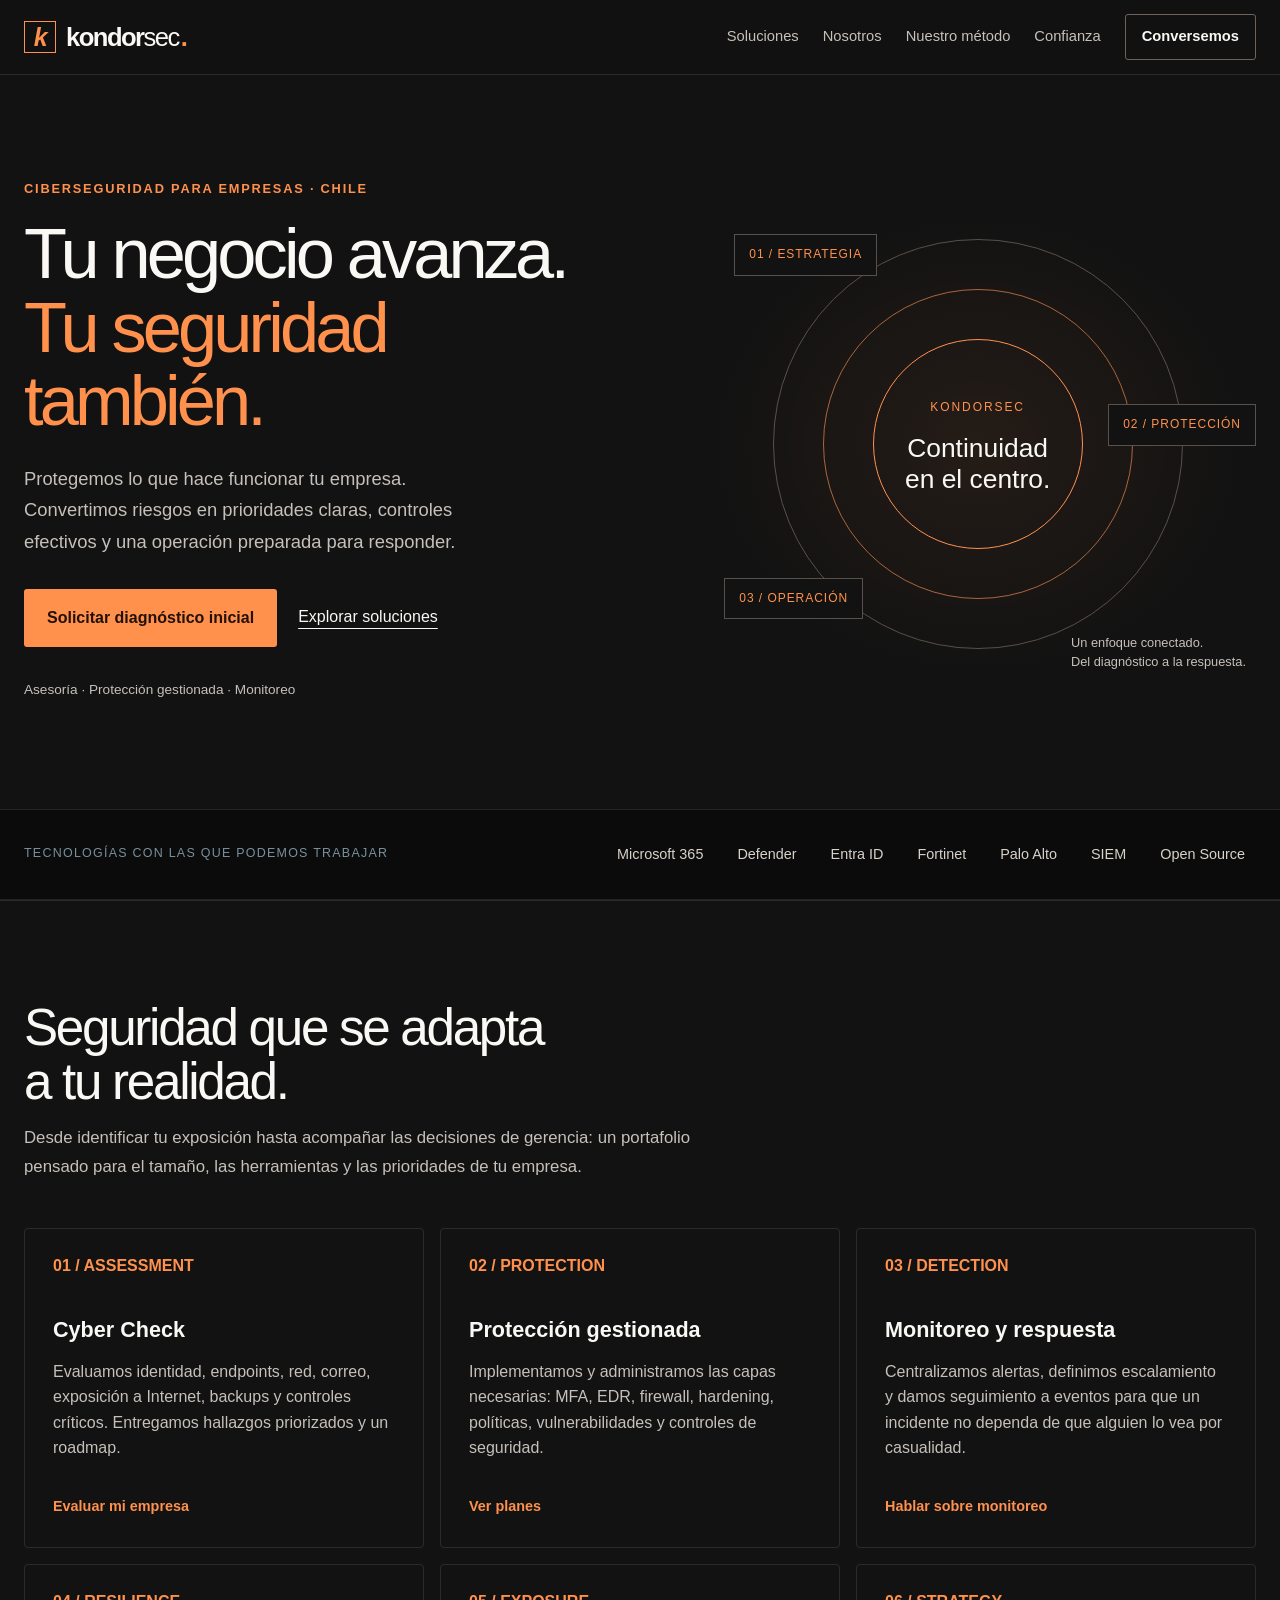
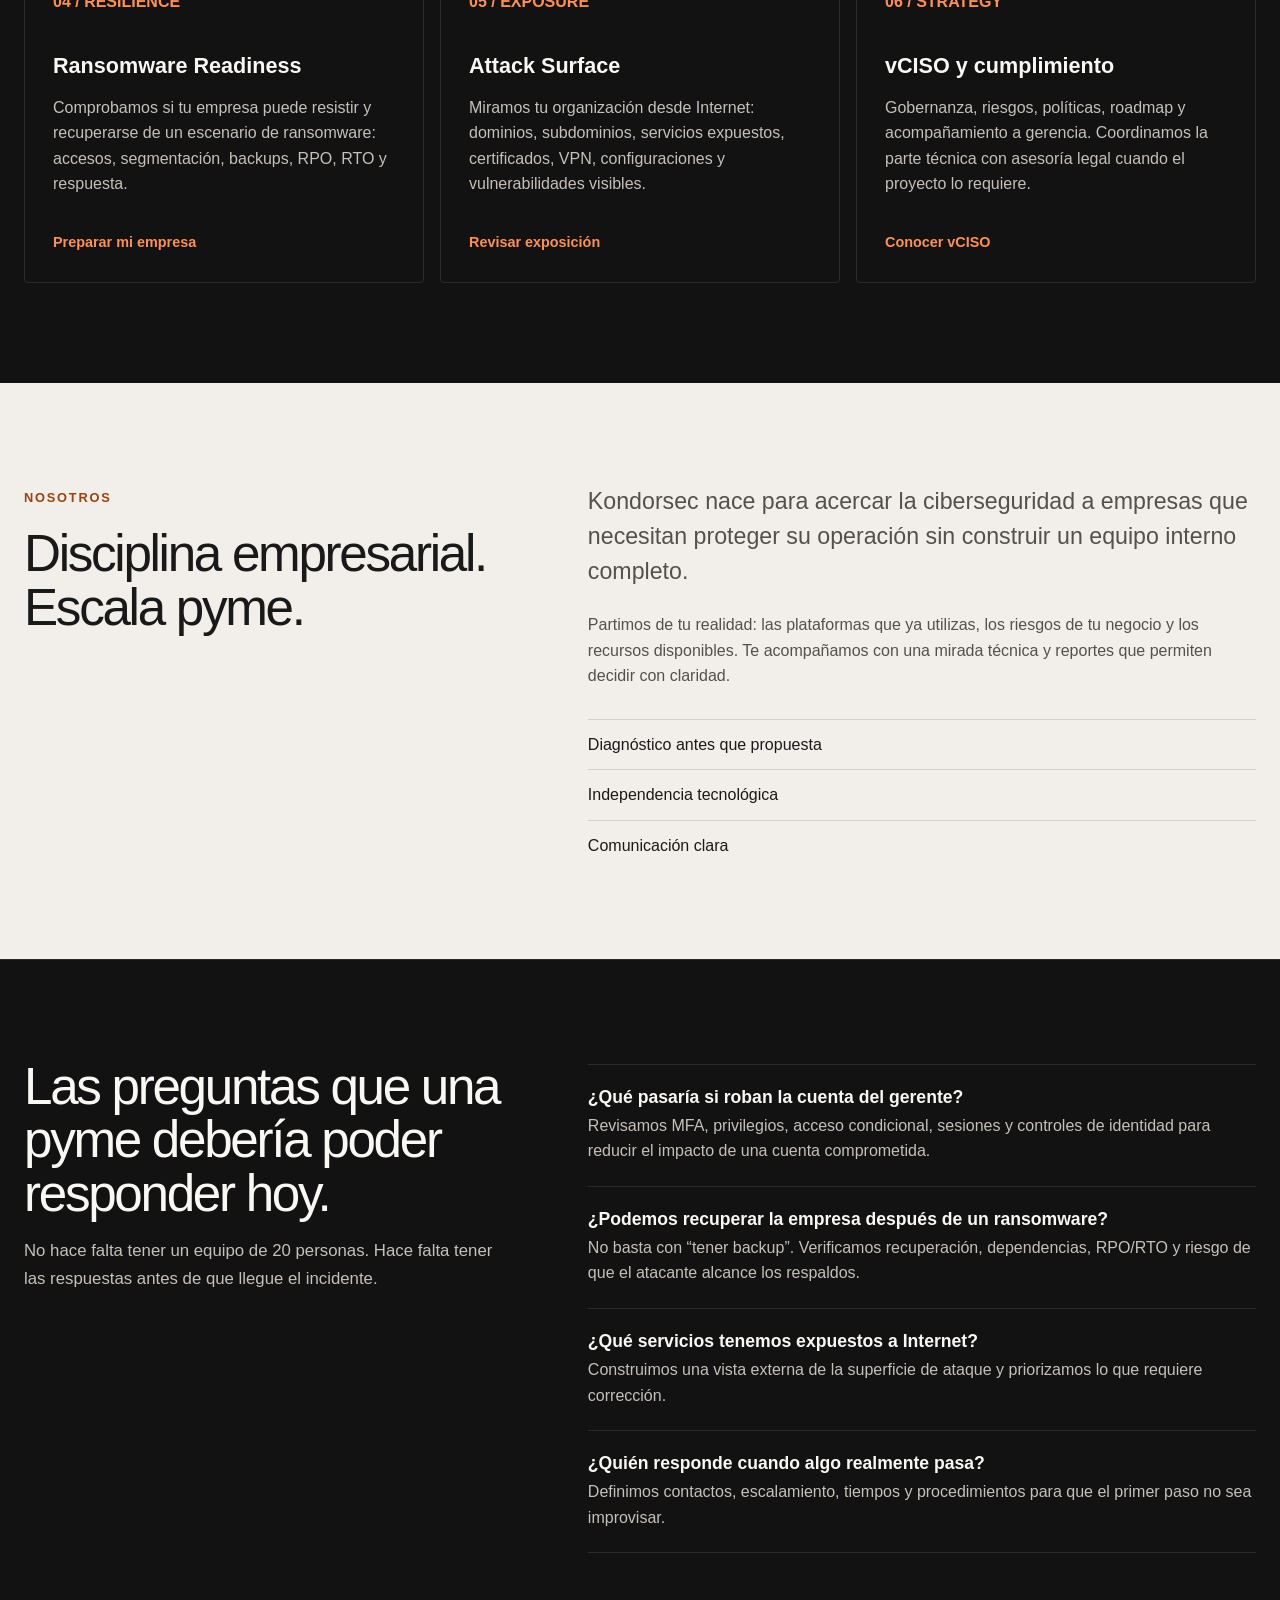
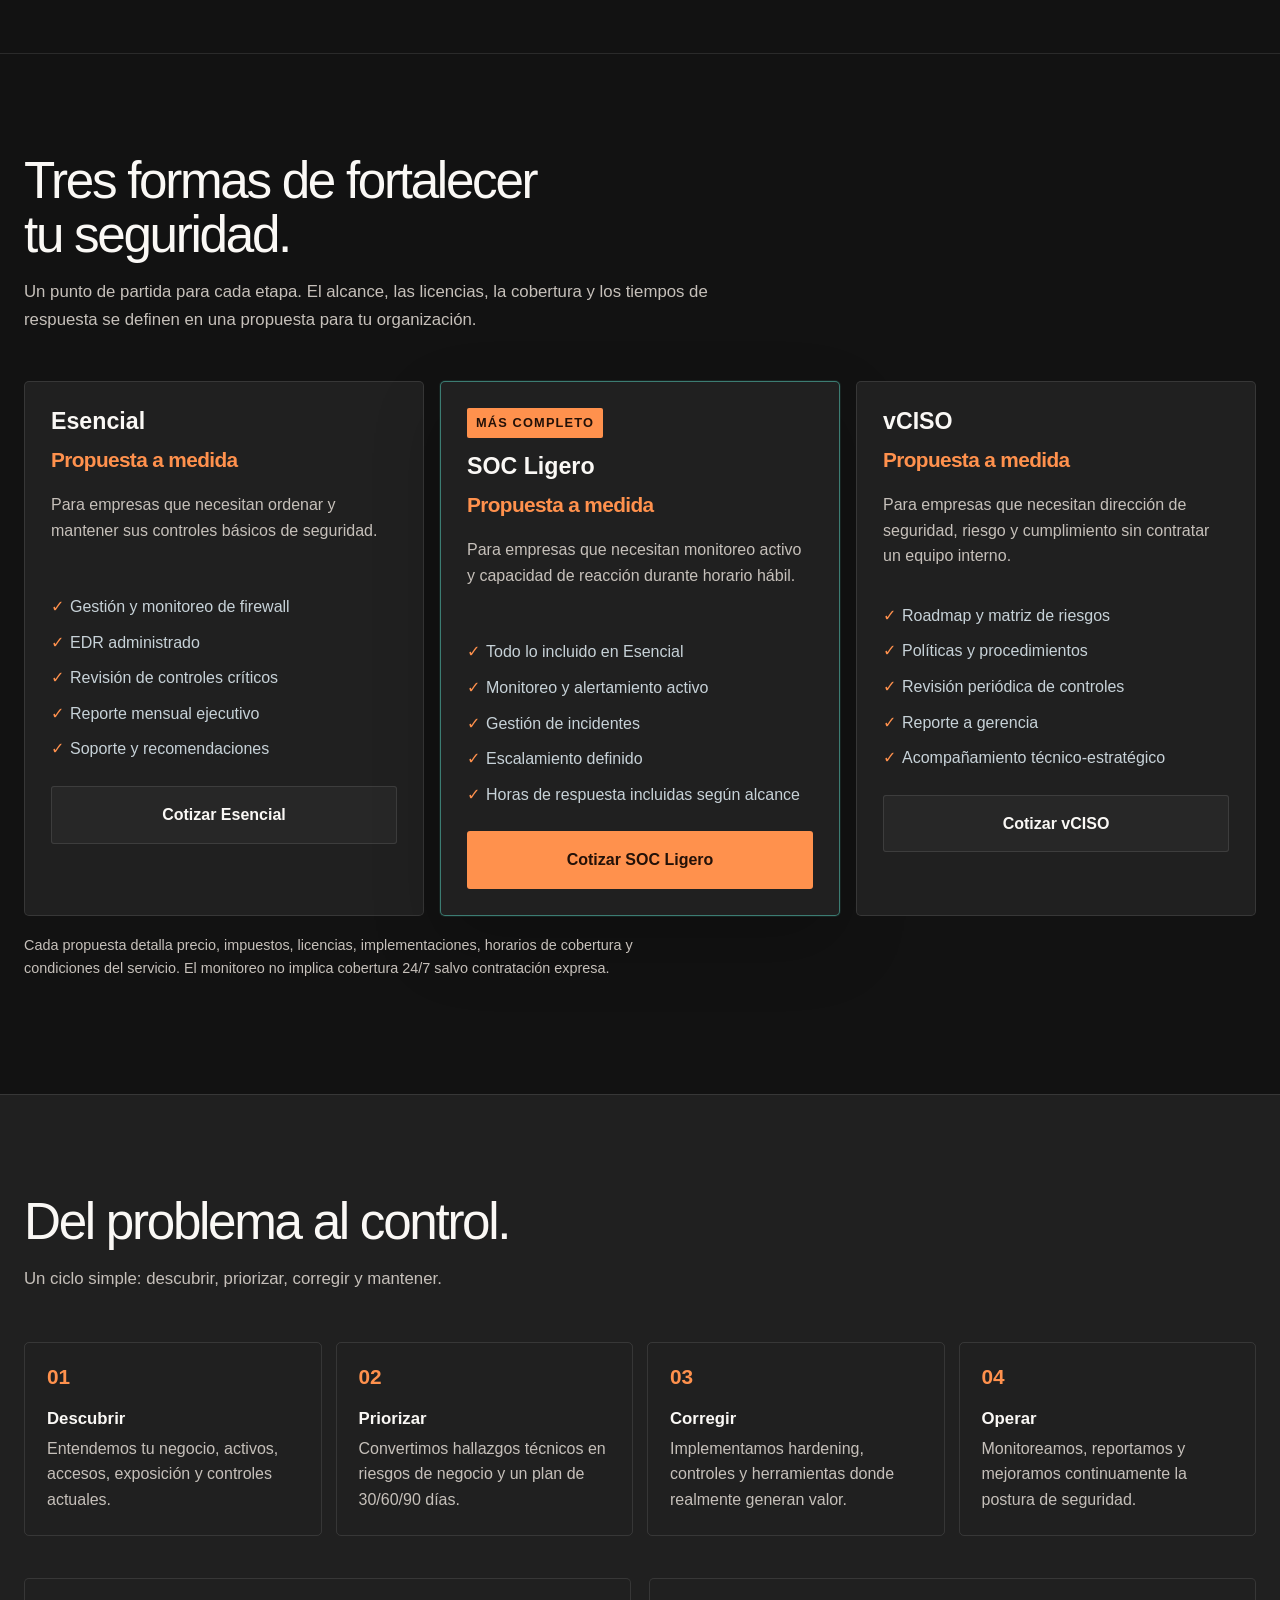
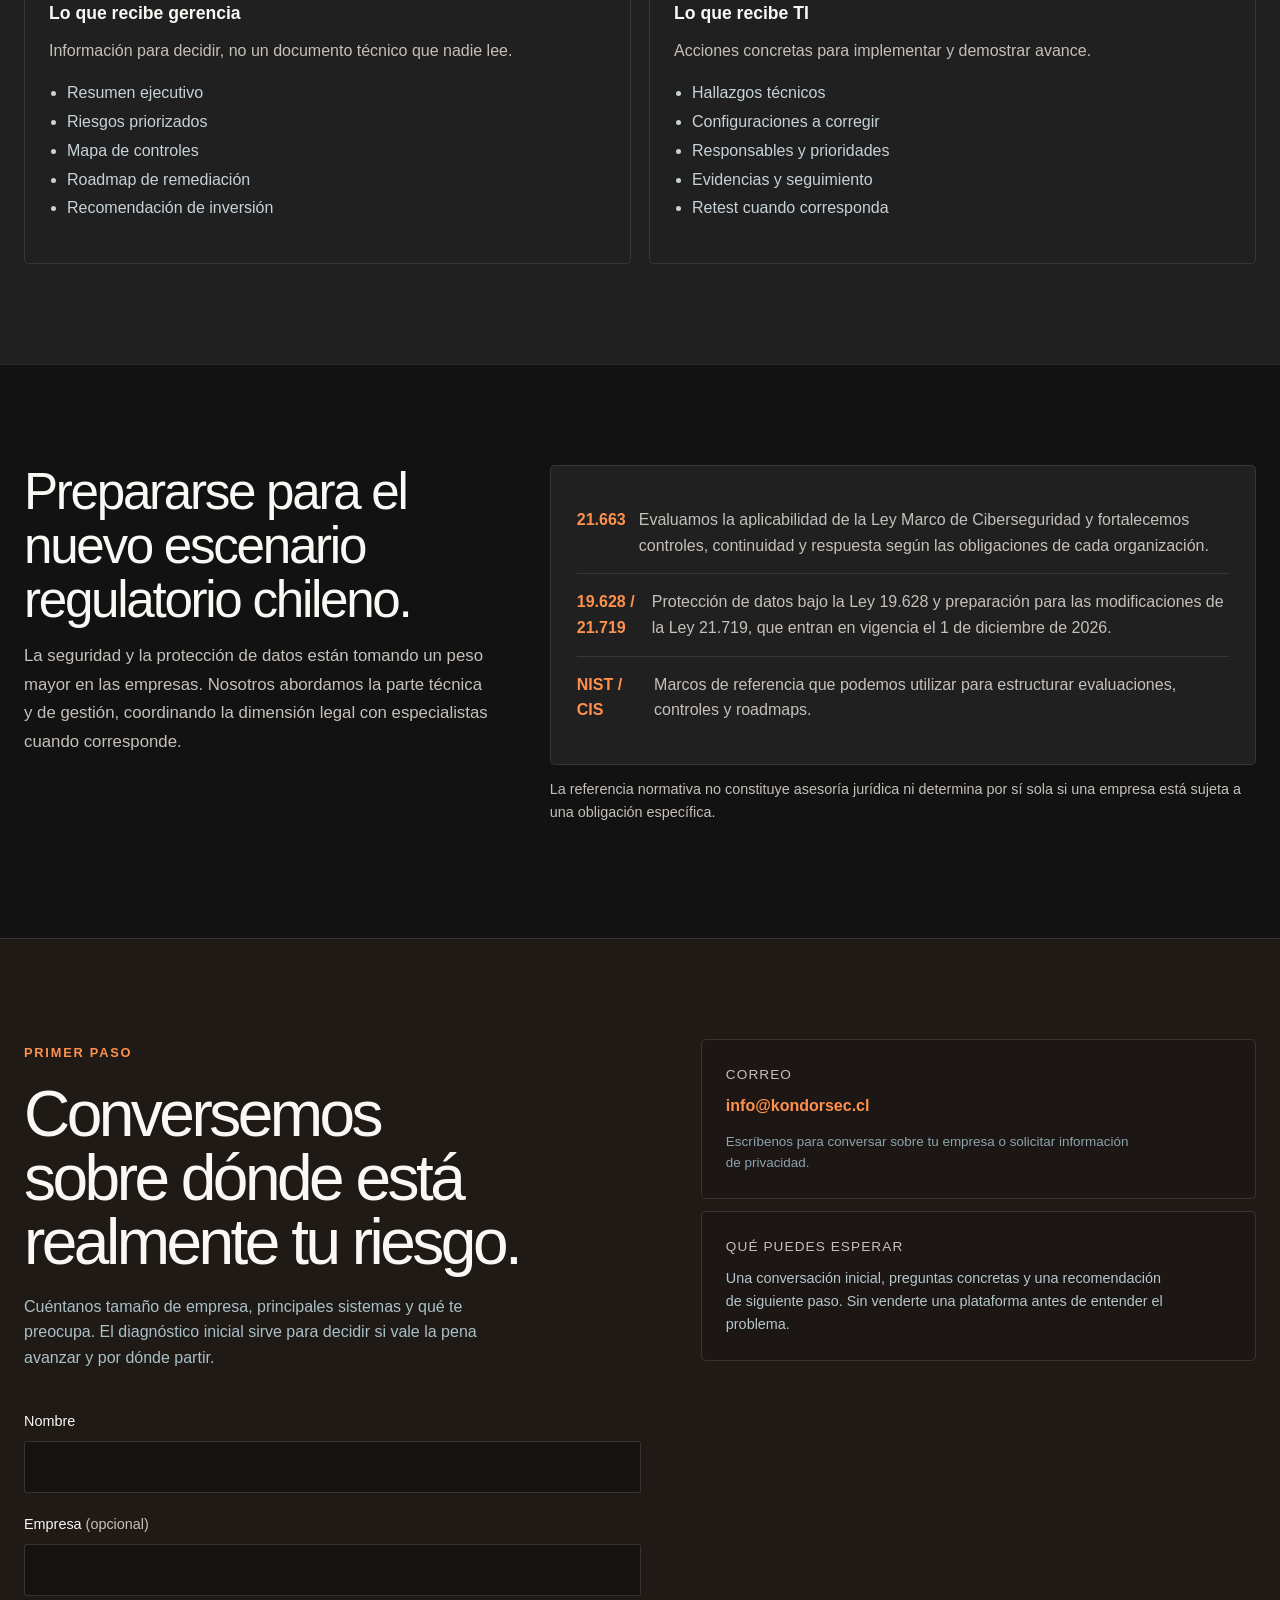
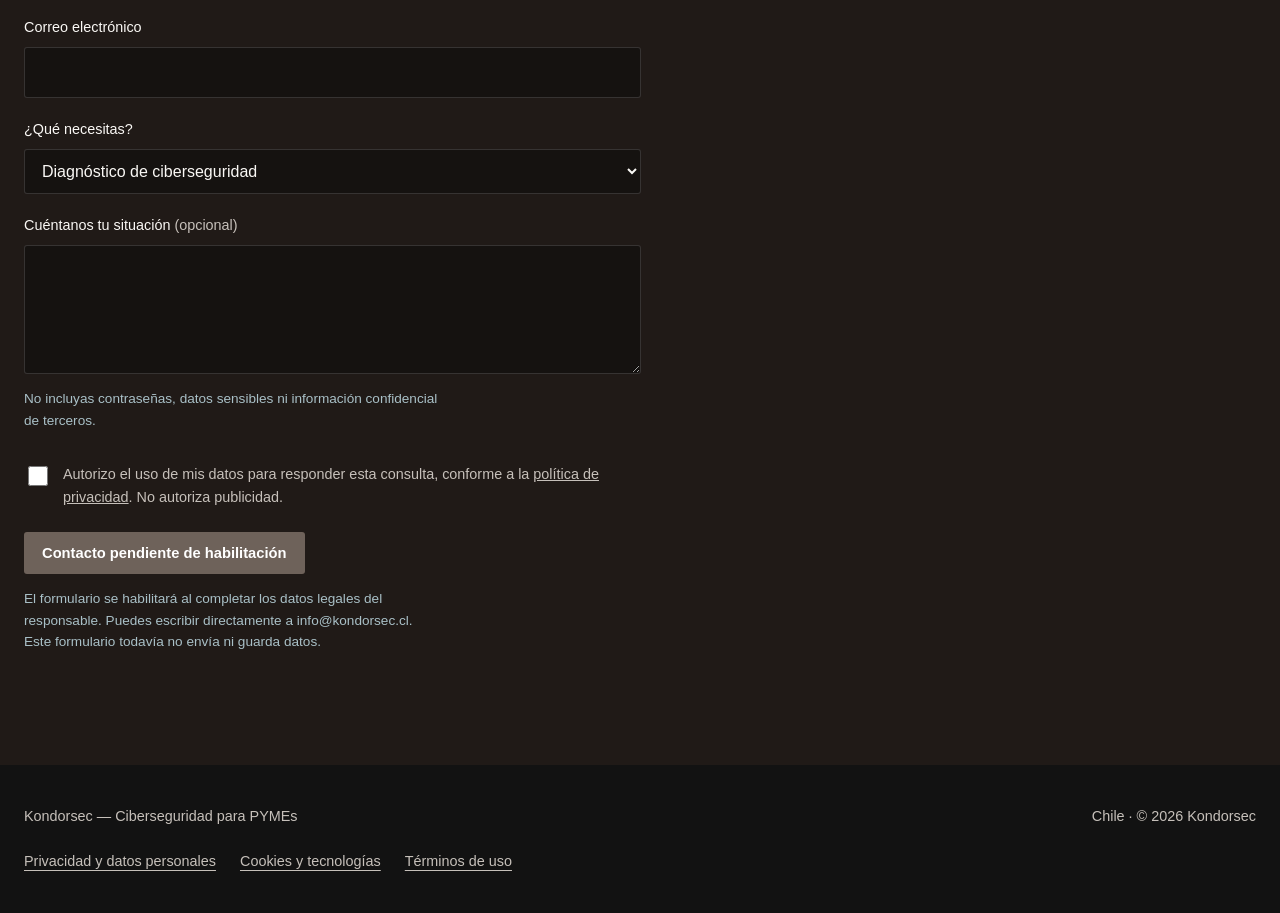
<file: index.html>
<!DOCTYPE html>
<html lang="es-CL">
<head>
<meta charset="UTF-8">
<meta name="viewport" content="width=device-width, initial-scale=1.0">
<meta name="description" content="Kondorsec — Ciberseguridad para pequeñas y medianas empresas en Chile. Diagnóstico, protección, monitoreo y vCISO sin el costo de un equipo interno.">
<title>Kondorsec | Ciberseguridad para empresas en Chile</title>
<meta name="theme-color" content="#121212">
<meta property="og:title" content="Kondorsec | Ciberseguridad para empresas">
<meta property="og:description" content="Asesoría, protección gestionada y monitoreo para pymes en Chile.">
<meta property="og:type" content="website">
<link rel="stylesheet" href="styles.css">
</head>
<body>
<a class="skip" href="#contenido">Saltar al contenido</a>
<header><div class="wrap header-row"><a class="logo" href="index.html" aria-label="Kondorsec, inicio"><span class="brand-mark" aria-hidden="true">k</span>kondor<span>sec</span><i>.</i></a><button class="menu-toggle" type="button" aria-expanded="false" aria-controls="nav">Menú</button><nav id="nav"><a href="#servicios">Soluciones</a><a href="#nosotros">Nosotros</a><a href="#metodo">Nuestro método</a><a href="#confianza">Confianza</a><a class="nav-cta" href="#contacto">Conversemos</a></nav></div></header>
<main id="contenido">
<section class="hero"><div class="wrap hero-grid"><div><div class="eyebrow">CIBERSEGURIDAD PARA EMPRESAS · CHILE</div><h1>Tu negocio avanza.<br><span>Tu seguridad<br>también.</span></h1><p class="lede">Protegemos lo que hace funcionar tu empresa. Convertimos riesgos en prioridades claras, controles efectivos y una operación preparada para responder.</p><div class="actions"><a class="btn btn-primary" href="#contacto">Solicitar diagnóstico inicial</a><a class="text-link" href="#servicios">Explorar soluciones</a></div><p class="hero-note">Asesoría · Protección gestionada · Monitoreo</p></div><div class="hero-visual" aria-label="Nuestro enfoque conecta estrategia, protección y operación"><div class="orbit orbit-one"></div><div class="orbit orbit-two"></div><div class="orbit orbit-three"></div><div class="core"><span>KONDORSEC</span><strong>Continuidad<br>en el centro.</strong></div><div class="orbit-label label-one">01 / ESTRATEGIA</div><div class="orbit-label label-two">02 / PROTECCIÓN</div><div class="orbit-label label-three">03 / OPERACIÓN</div><p class="visual-caption">Un enfoque conectado.<br>Del diagnóstico a la respuesta.</p></div></div></section>
<div class="trust"><div class="wrap trust-row"><div class="trust-kicker">Tecnologías con las que podemos trabajar</div><div class="techs"><span class="tech">Microsoft 365</span><span class="tech">Defender</span><span class="tech">Entra ID</span><span class="tech">Fortinet</span><span class="tech">Palo Alto</span><span class="tech">SIEM</span><span class="tech">Open Source</span></div></div></div>

<section id="servicios">
  <div class="wrap">
    <div class="section-head"><h2>Seguridad que se adapta<br>a tu realidad.</h2><p>Desde identificar tu exposición hasta acompañar las decisiones de gerencia: un portafolio pensado para el tamaño, las herramientas y las prioridades de tu empresa.</p></div>
    <div class="services-grid">
      <article class="svc"><div class="num">01 / ASSESSMENT</div><h3>Cyber Check</h3><p>Evaluamos identidad, endpoints, red, correo, exposición a Internet, backups y controles críticos. Entregamos hallazgos priorizados y un roadmap.</p><a href="#contacto">Evaluar mi empresa</a></article>
      <article class="svc"><div class="num">02 / PROTECTION</div><h3>Protección gestionada</h3><p>Implementamos y administramos las capas necesarias: MFA, EDR, firewall, hardening, políticas, vulnerabilidades y controles de seguridad.</p><a href="#planes">Ver planes</a></article>
      <article class="svc"><div class="num">03 / DETECTION</div><h3>Monitoreo y respuesta</h3><p>Centralizamos alertas, definimos escalamiento y damos seguimiento a eventos para que un incidente no dependa de que alguien lo vea por casualidad.</p><a href="#contacto">Hablar sobre monitoreo</a></article>
      <article class="svc"><div class="num">04 / RESILIENCE</div><h3>Ransomware Readiness</h3><p>Comprobamos si tu empresa puede resistir y recuperarse de un escenario de ransomware: accesos, segmentación, backups, RPO, RTO y respuesta.</p><a href="#contacto">Preparar mi empresa</a></article>
      <article class="svc"><div class="num">05 / EXPOSURE</div><h3>Attack Surface</h3><p>Miramos tu organización desde Internet: dominios, subdominios, servicios expuestos, certificados, VPN, configuraciones y vulnerabilidades visibles.</p><a href="#contacto">Revisar exposición</a></article>
      <article class="svc"><div class="num">06 / STRATEGY</div><h3>vCISO y cumplimiento</h3><p>Gobernanza, riesgos, políticas, roadmap y acompañamiento a gerencia. Coordinamos la parte técnica con asesoría legal cuando el proyecto lo requiere.</p><a href="#contacto">Conocer vCISO</a></article>
    </div>
  </div>
</section>

<section id="nosotros" class="about"><div class="wrap problem-grid"><div class="section-head"><div class="eyebrow">NOSOTROS</div><h2>Disciplina empresarial.<br>Escala pyme.</h2></div><div><p class="about-lede">Kondorsec nace para acercar la ciberseguridad a empresas que necesitan proteger su operación sin construir un equipo interno completo.</p><p>Partimos de tu realidad: las plataformas que ya utilizas, los riesgos de tu negocio y los recursos disponibles. Te acompañamos con una mirada técnica y reportes que permiten decidir con claridad.</p><div class="principles"><span>Diagnóstico antes que propuesta</span><span>Independencia tecnológica</span><span>Comunicación clara</span></div></div></div></section><section class="problem">
  <div class="wrap problem-grid">
    <div class="section-head"><h2>Las preguntas que una pyme debería poder responder hoy.</h2><p>No hace falta tener un equipo de 20 personas. Hace falta tener las respuestas antes de que llegue el incidente.</p></div>
    <div class="problem-list">
      <div class="problem-item"><h3>¿Qué pasaría si roban la cuenta del gerente?</h3><p>Revisamos MFA, privilegios, acceso condicional, sesiones y controles de identidad para reducir el impacto de una cuenta comprometida.</p></div>
      <div class="problem-item"><h3>¿Podemos recuperar la empresa después de un ransomware?</h3><p>No basta con “tener backup”. Verificamos recuperación, dependencias, RPO/RTO y riesgo de que el atacante alcance los respaldos.</p></div>
      <div class="problem-item"><h3>¿Qué servicios tenemos expuestos a Internet?</h3><p>Construimos una vista externa de la superficie de ataque y priorizamos lo que requiere corrección.</p></div>
      <div class="problem-item"><h3>¿Quién responde cuando algo realmente pasa?</h3><p>Definimos contactos, escalamiento, tiempos y procedimientos para que el primer paso no sea improvisar.</p></div>
    </div>
  </div>
</section>

<section id="planes">
  <div class="wrap">
    <div class="section-head"><h2>Tres formas de fortalecer<br>tu seguridad.</h2><p>Un punto de partida para cada etapa. El alcance, las licencias, la cobertura y los tiempos de respuesta se definen en una propuesta para tu organización.</p></div>
    <div class="pricing-grid">
      <article class="plan"><h3>Esencial</h3><div class="price">Propuesta a medida</div><p class="desc">Para empresas que necesitan ordenar y mantener sus controles básicos de seguridad.</p><ul class="features"><li>Gestión y monitoreo de firewall</li><li>EDR administrado</li><li>Revisión de controles críticos</li><li>Reporte mensual ejecutivo</li><li>Soporte y recomendaciones</li></ul><a class="btn btn-secondary" href="#contacto">Cotizar Esencial</a></article>
      <article class="plan featured"><span class="tag">Más completo</span><h3>SOC Ligero</h3><div class="price">Propuesta a medida</div><p class="desc">Para empresas que necesitan monitoreo activo y capacidad de reacción durante horario hábil.</p><ul class="features"><li>Todo lo incluido en Esencial</li><li>Monitoreo y alertamiento activo</li><li>Gestión de incidentes</li><li>Escalamiento definido</li><li>Horas de respuesta incluidas según alcance</li></ul><a class="btn btn-primary" href="#contacto">Cotizar SOC Ligero</a></article>
      <article class="plan"><h3>vCISO</h3><div class="price">Propuesta a medida</div><p class="desc">Para empresas que necesitan dirección de seguridad, riesgo y cumplimiento sin contratar un equipo interno.</p><ul class="features"><li>Roadmap y matriz de riesgos</li><li>Políticas y procedimientos</li><li>Revisión periódica de controles</li><li>Reporte a gerencia</li><li>Acompañamiento técnico-estratégico</li></ul><a class="btn btn-secondary" href="#contacto">Cotizar vCISO</a></article>
    </div>
    <p class="pricing-note">Cada propuesta detalla precio, impuestos, licencias, implementaciones, horarios de cobertura y condiciones del servicio. El monitoreo no implica cobertura 24/7 salvo contratación expresa.</p>
  </div>
</section>

<section id="metodo" class="process">
  <div class="wrap">
    <div class="section-head"><h2>Del problema al control.</h2><p>Un ciclo simple: descubrir, priorizar, corregir y mantener.</p></div>
    <div class="steps">
      <div class="step"><div class="n">01</div><h3>Descubrir</h3><p>Entendemos tu negocio, activos, accesos, exposición y controles actuales.</p></div>
      <div class="step"><div class="n">02</div><h3>Priorizar</h3><p>Convertimos hallazgos técnicos en riesgos de negocio y un plan de 30/60/90 días.</p></div>
      <div class="step"><div class="n">03</div><h3>Corregir</h3><p>Implementamos hardening, controles y herramientas donde realmente generan valor.</p></div>
      <div class="step"><div class="n">04</div><h3>Operar</h3><p>Monitoreamos, reportamos y mejoramos continuamente la postura de seguridad.</p></div>
    </div>
    <div class="deliverables">
      <div class="deliver"><h3>Lo que recibe gerencia</h3><p>Información para decidir, no un documento técnico que nadie lee.</p><ul><li>Resumen ejecutivo</li><li>Riesgos priorizados</li><li>Mapa de controles</li><li>Roadmap de remediación</li><li>Recomendación de inversión</li></ul></div>
      <div class="deliver"><h3>Lo que recibe TI</h3><p>Acciones concretas para implementar y demostrar avance.</p><ul><li>Hallazgos técnicos</li><li>Configuraciones a corregir</li><li>Responsables y prioridades</li><li>Evidencias y seguimiento</li><li>Retest cuando corresponda</li></ul></div>
    </div>
  </div>
</section>

<section id="confianza">
  <div class="wrap reg">
    <div class="section-head"><h2>Prepararse para el nuevo escenario regulatorio chileno.</h2><p>La seguridad y la protección de datos están tomando un peso mayor en las empresas. Nosotros abordamos la parte técnica y de gestión, coordinando la dimensión legal con especialistas cuando corresponde.</p></div>
    <div>
      <div class="reg-card">
        <div><span class="badge">21.663</span><p>Evaluamos la aplicabilidad de la Ley Marco de Ciberseguridad y fortalecemos controles, continuidad y respuesta según las obligaciones de cada organización.</p></div>
        <div><span class="badge">19.628 / 21.719</span><p>Protección de datos bajo la Ley 19.628 y preparación para las modificaciones de la Ley 21.719, que entran en vigencia el 1 de diciembre de 2026.</p></div>
        <div><span class="badge">NIST / CIS</span><p>Marcos de referencia que podemos utilizar para estructurar evaluaciones, controles y roadmaps.</p></div>
      </div>
      <p class="legal-note">La referencia normativa no constituye asesoría jurídica ni determina por sí sola si una empresa está sujeta a una obligación específica.</p>
    </div>
  </div>
</section>

<section class="cta" id="contacto">
  <div class="wrap cta-grid">
    <div>
      <div class="eyebrow">Primer paso</div>
      <h2>Conversemos sobre dónde está realmente tu riesgo.</h2>
      <p style="margin-top:20px">Cuéntanos tamaño de empresa, principales sistemas y qué te preocupa. El diagnóstico inicial sirve para decidir si vale la pena avanzar y por dónde partir.</p>
      <form class="form" id="contact-form"><label for="nombre">Nombre</label><input id="nombre" name="nombre" autocomplete="name" maxlength="100" required><label for="empresa">Empresa <span>(opcional)</span></label><input id="empresa" name="empresa" autocomplete="organization" maxlength="150"><label for="email">Correo electrónico</label><input id="email" type="email" name="email" autocomplete="email" maxlength="254" required><label for="interes">¿Qué necesitas?</label><select id="interes" name="interes"><option>Diagnóstico de ciberseguridad</option><option>Protección gestionada</option><option>Monitoreo y respuesta</option><option>vCISO y cumplimiento</option></select><label for="mensaje">Cuéntanos tu situación <span>(opcional)</span></label><textarea id="mensaje" name="mensaje" rows="4" maxlength="2000" aria-describedby="data-warning"></textarea><p class="form-note" id="data-warning">No incluyas contraseñas, datos sensibles ni información confidencial de terceros.</p><label class="consent"><input type="checkbox" name="consentimiento" required><span>Autorizo el uso de mis datos para responder esta consulta, conforme a la <a href="privacidad.html">política de privacidad</a>. No autoriza publicidad.</span></label><button type="submit" disabled id="contact-submit">Contacto pendiente de habilitación</button><p class="form-note" id="form-status" role="status">El formulario se habilitará al completar los datos legales del responsable. Puedes escribir directamente a info@kondorsec.cl. Este formulario todavía no envía ni guarda datos.</p></form>
    </div>
    <div>
      <div class="direct"><div class="mini">Correo</div><a href="mailto:info@kondorsec.cl">info@kondorsec.cl</a><p style="margin:12px 0 0;color:#8da4ad;font-size:.84rem">Escríbenos para conversar sobre tu empresa o solicitar información de privacidad.</p></div>
      <div class="direct"><div class="mini">Qué puedes esperar</div><p style="margin:10px 0 0;color:#b5c7cc;font-size:.9rem">Una conversación inicial, preguntas concretas y una recomendación de siguiente paso. Sin venderte una plataforma antes de entender el problema.</p></div>
    </div>
  </div>
</section>
</main>
<footer><div class="wrap foot"><span>Kondorsec — Ciberseguridad para PYMEs</span><span>Chile · © 2026 Kondorsec</span></div><div class="wrap footer-links"><a href="privacidad.html">Privacidad y datos personales</a><a href="cookies.html">Cookies y tecnologías</a><a href="terminos.html">Términos de uso</a></div></footer>
<script src="site.js" defer></script>
</body>
</html>
</file>
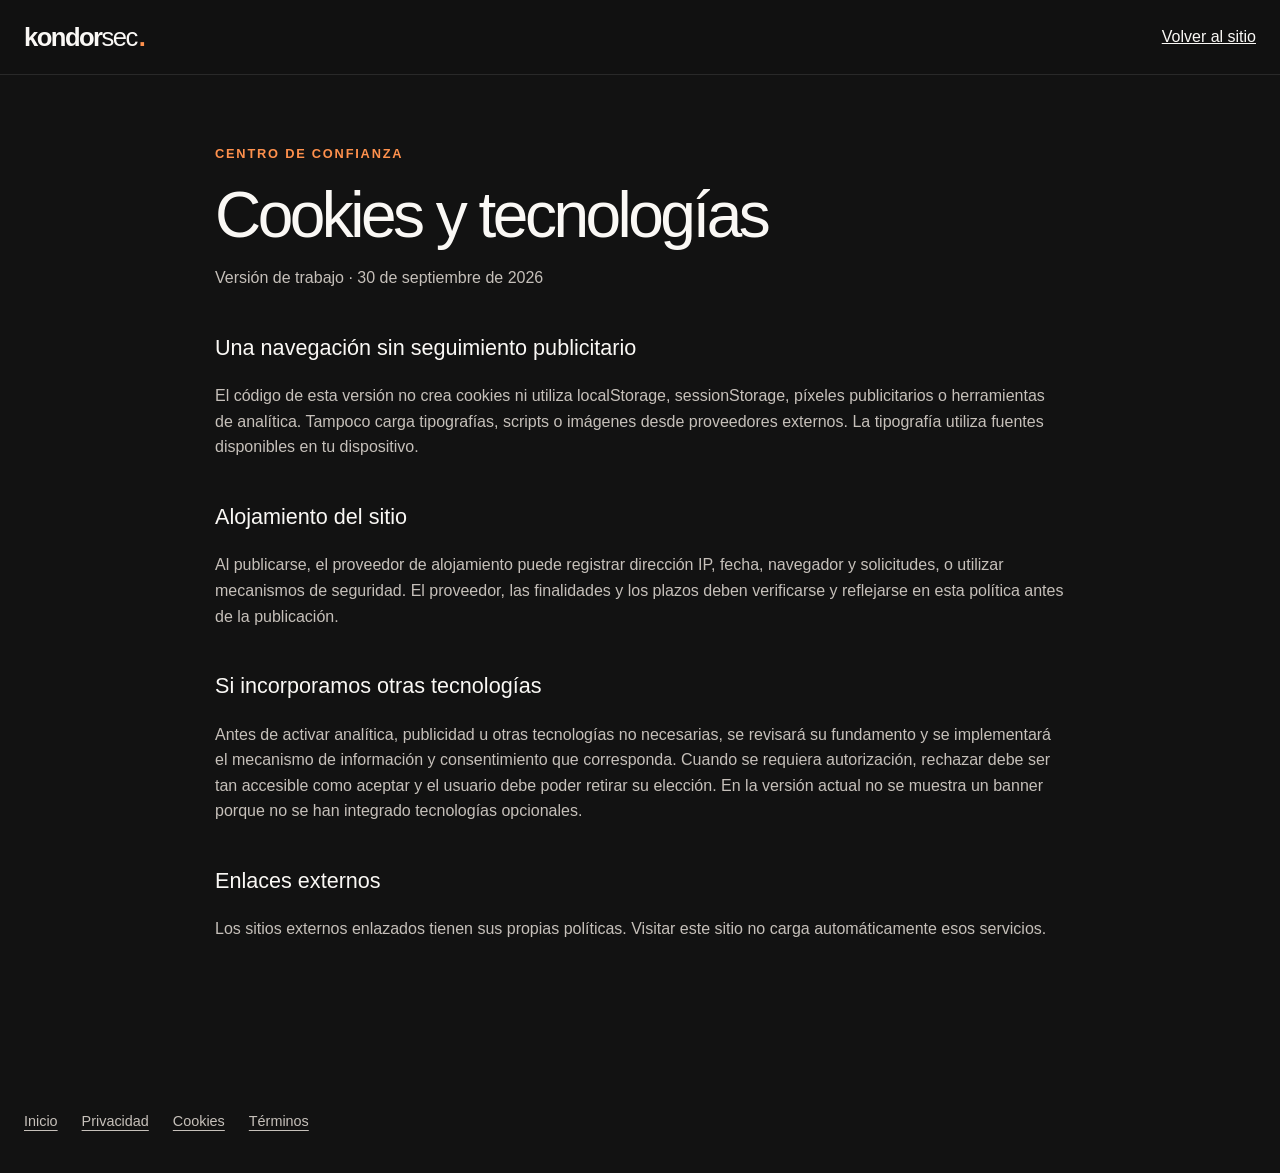
<file: cookies.html>
<!doctype html><html lang="es-CL"><head><meta charset="utf-8"><meta name="viewport" content="width=device-width,initial-scale=1"><meta name="robots" content="noindex"><title>Cookies y tecnologías | Kondorsec</title><link rel="stylesheet" href="styles.css"></head><body><a class="skip" href="#contenido">Saltar al contenido</a><header><div class="wrap header-row"><a class="logo" href="index.html">kondor<span>sec</span><i>.</i></a><a href="index.html#confianza">Volver al sitio</a></div></header><main class="wrap legal-main" id="contenido"><div class="eyebrow">CENTRO DE CONFIANZA</div><h1>Cookies y tecnologías</h1><p>Versión de trabajo · 30 de septiembre de 2026</p><h2>Una navegación sin seguimiento publicitario</h2><p>El código de esta versión no crea cookies ni utiliza localStorage, sessionStorage, píxeles publicitarios o herramientas de analítica. Tampoco carga tipografías, scripts o imágenes desde proveedores externos. La tipografía utiliza fuentes disponibles en tu dispositivo.</p><h2>Alojamiento del sitio</h2><p>Al publicarse, el proveedor de alojamiento puede registrar dirección IP, fecha, navegador y solicitudes, o utilizar mecanismos de seguridad. El proveedor, las finalidades y los plazos deben verificarse y reflejarse en esta política antes de la publicación.</p><h2>Si incorporamos otras tecnologías</h2><p>Antes de activar analítica, publicidad u otras tecnologías no necesarias, se revisará su fundamento y se implementará el mecanismo de información y consentimiento que corresponda. Cuando se requiera autorización, rechazar debe ser tan accesible como aceptar y el usuario debe poder retirar su elección. En la versión actual no se muestra un banner porque no se han integrado tecnologías opcionales.</p><h2>Enlaces externos</h2><p>Los sitios externos enlazados tienen sus propias políticas. Visitar este sitio no carga automáticamente esos servicios.</p></main><footer><div class="wrap footer-links"><a href="index.html">Inicio</a><a href="privacidad.html">Privacidad</a><a href="cookies.html">Cookies</a><a href="terminos.html">Términos</a></div></footer></body></html>
</file>
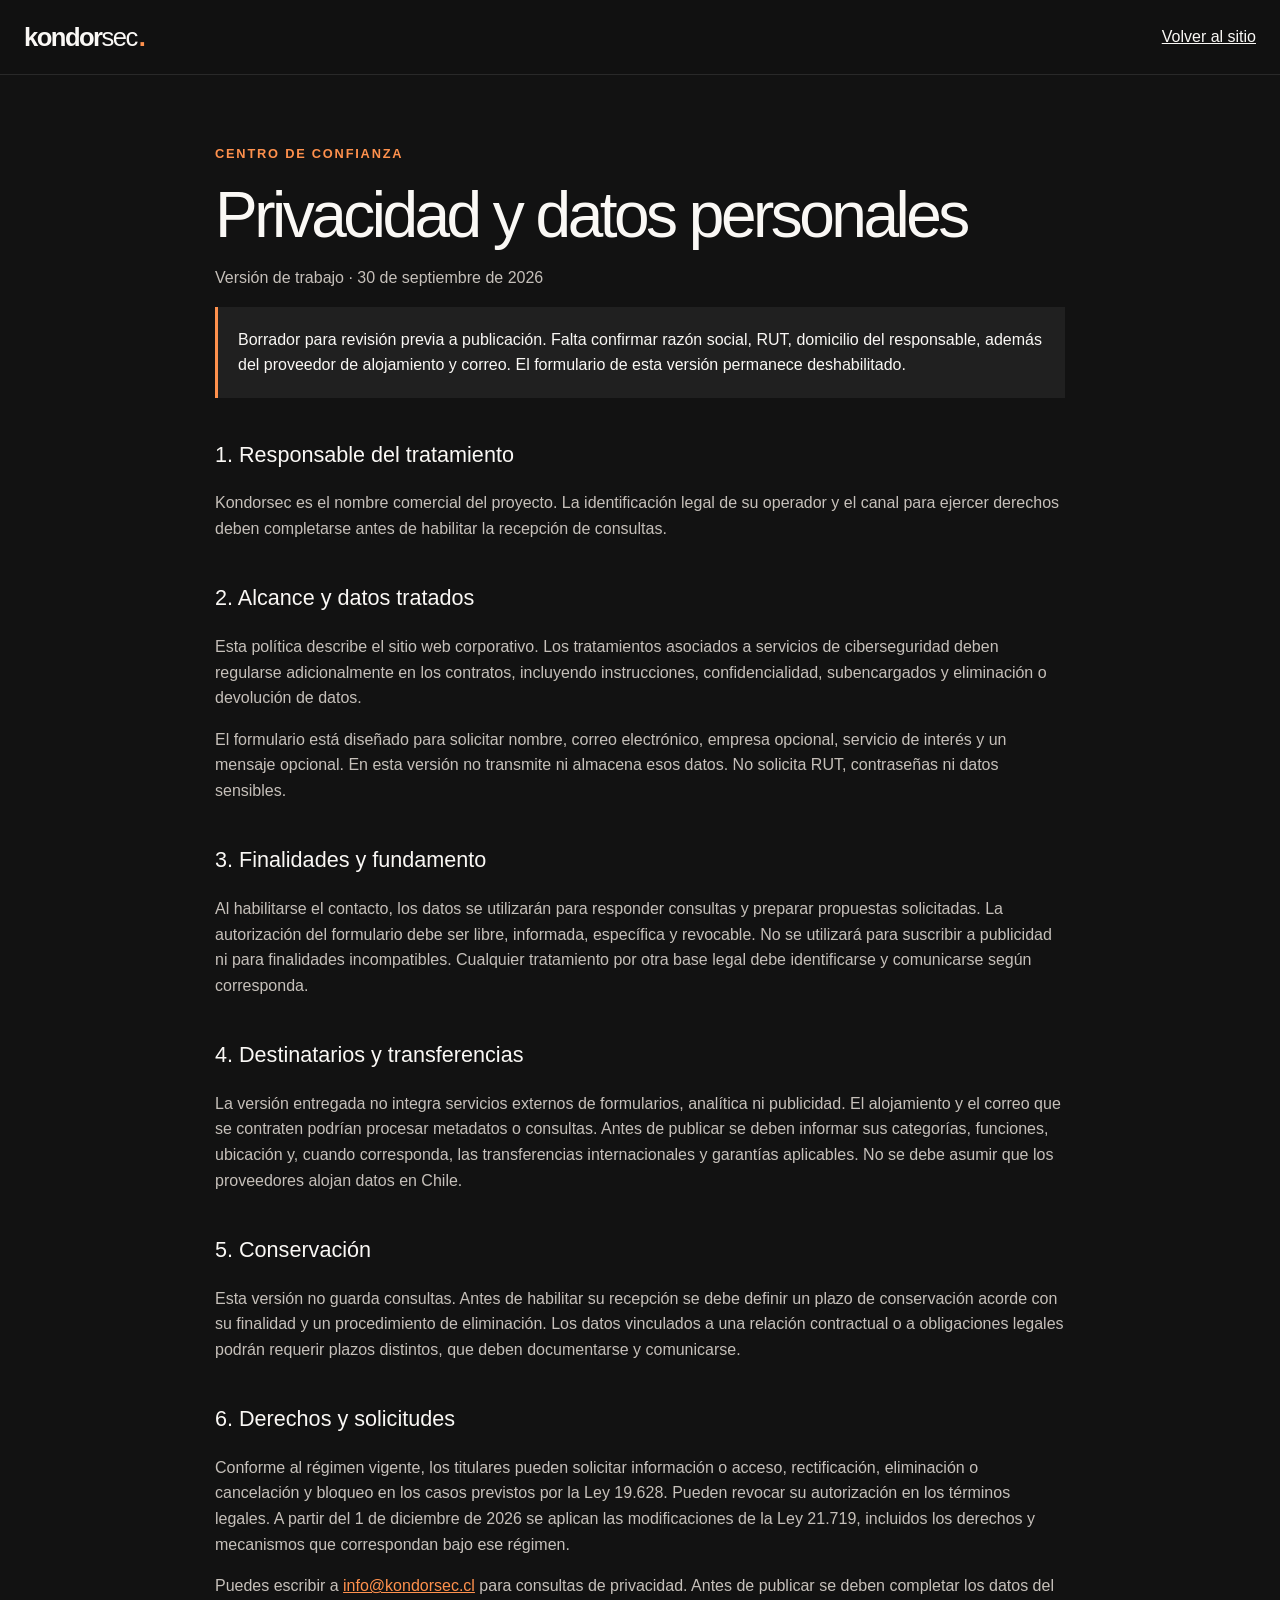
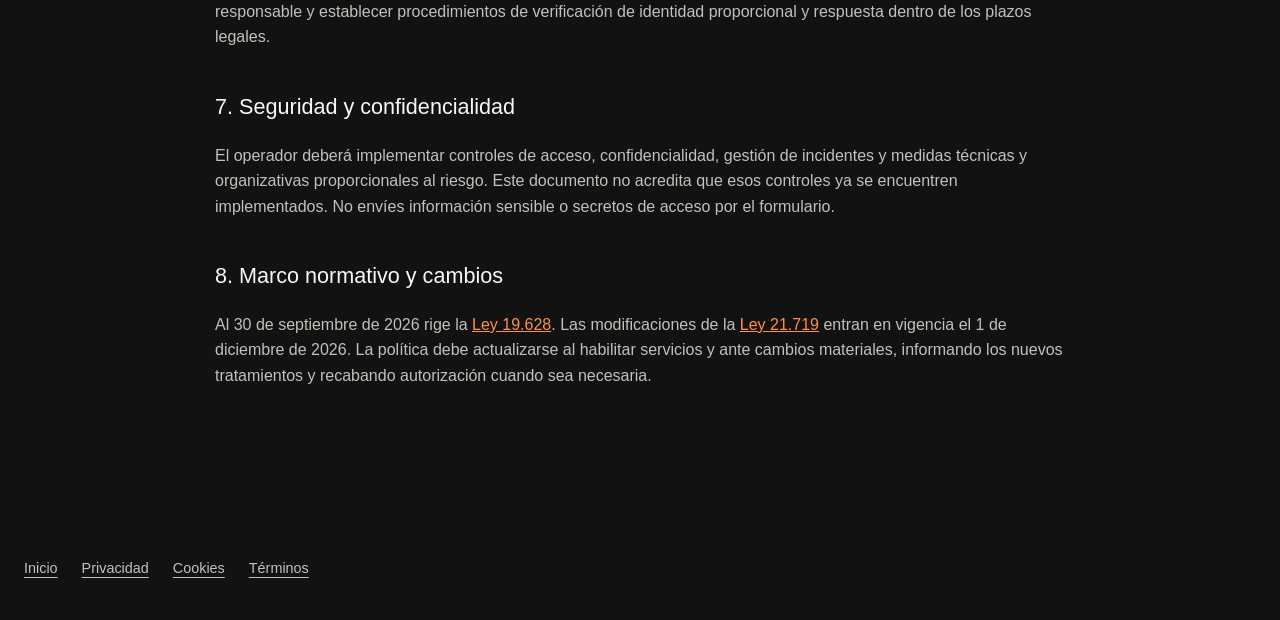
<file: privacidad.html>
<!doctype html><html lang="es-CL"><head><meta charset="utf-8"><meta name="viewport" content="width=device-width,initial-scale=1"><meta name="robots" content="noindex"><title>Privacidad y datos personales | Kondorsec</title><link rel="stylesheet" href="styles.css"></head><body><a class="skip" href="#contenido">Saltar al contenido</a><header><div class="wrap header-row"><a class="logo" href="index.html">kondor<span>sec</span><i>.</i></a><a href="index.html#confianza">Volver al sitio</a></div></header><main class="wrap legal-main" id="contenido"><div class="eyebrow">CENTRO DE CONFIANZA</div><h1>Privacidad y datos personales</h1><p>Versión de trabajo · 30 de septiembre de 2026</p><p class="notice">Borrador para revisión previa a publicación. Falta confirmar razón social, RUT, domicilio del responsable, además del proveedor de alojamiento y correo. El formulario de esta versión permanece deshabilitado.</p><h2>1. Responsable del tratamiento</h2><p>Kondorsec es el nombre comercial del proyecto. La identificación legal de su operador y el canal para ejercer derechos deben completarse antes de habilitar la recepción de consultas.</p><h2>2. Alcance y datos tratados</h2><p>Esta política describe el sitio web corporativo. Los tratamientos asociados a servicios de ciberseguridad deben regularse adicionalmente en los contratos, incluyendo instrucciones, confidencialidad, subencargados y eliminación o devolución de datos.</p><p>El formulario está diseñado para solicitar nombre, correo electrónico, empresa opcional, servicio de interés y un mensaje opcional. En esta versión no transmite ni almacena esos datos. No solicita RUT, contraseñas ni datos sensibles.</p><h2>3. Finalidades y fundamento</h2><p>Al habilitarse el contacto, los datos se utilizarán para responder consultas y preparar propuestas solicitadas. La autorización del formulario debe ser libre, informada, específica y revocable. No se utilizará para suscribir a publicidad ni para finalidades incompatibles. Cualquier tratamiento por otra base legal debe identificarse y comunicarse según corresponda.</p><h2>4. Destinatarios y transferencias</h2><p>La versión entregada no integra servicios externos de formularios, analítica ni publicidad. El alojamiento y el correo que se contraten podrían procesar metadatos o consultas. Antes de publicar se deben informar sus categorías, funciones, ubicación y, cuando corresponda, las transferencias internacionales y garantías aplicables. No se debe asumir que los proveedores alojan datos en Chile.</p><h2>5. Conservación</h2><p>Esta versión no guarda consultas. Antes de habilitar su recepción se debe definir un plazo de conservación acorde con su finalidad y un procedimiento de eliminación. Los datos vinculados a una relación contractual o a obligaciones legales podrán requerir plazos distintos, que deben documentarse y comunicarse.</p><h2>6. Derechos y solicitudes</h2><p>Conforme al régimen vigente, los titulares pueden solicitar información o acceso, rectificación, eliminación o cancelación y bloqueo en los casos previstos por la Ley 19.628. Pueden revocar su autorización en los términos legales. A partir del 1 de diciembre de 2026 se aplican las modificaciones de la Ley 21.719, incluidos los derechos y mecanismos que correspondan bajo ese régimen.</p><p>Puedes escribir a <a href="mailto:info@kondorsec.cl">info@kondorsec.cl</a> para consultas de privacidad. Antes de publicar se deben completar los datos del responsable y establecer procedimientos de verificación de identidad proporcional y respuesta dentro de los plazos legales.</p><h2>7. Seguridad y confidencialidad</h2><p>El operador deberá implementar controles de acceso, confidencialidad, gestión de incidentes y medidas técnicas y organizativas proporcionales al riesgo. Este documento no acredita que esos controles ya se encuentren implementados. No envíes información sensible o secretos de acceso por el formulario.</p><h2>8. Marco normativo y cambios</h2><p>Al 30 de septiembre de 2026 rige la <a href="https://www.bcn.cl/leychile/Navegar?dt=open&amp;idLey=19628">Ley 19.628</a>. Las modificaciones de la <a href="https://www.bcn.cl/leychile/navegar?idNorma=1209272">Ley 21.719</a> entran en vigencia el 1 de diciembre de 2026. La política debe actualizarse al habilitar servicios y ante cambios materiales, informando los nuevos tratamientos y recabando autorización cuando sea necesaria.</p></main><footer><div class="wrap footer-links"><a href="index.html">Inicio</a><a href="privacidad.html">Privacidad</a><a href="cookies.html">Cookies</a><a href="terminos.html">Términos</a></div></footer></body></html>
</file>
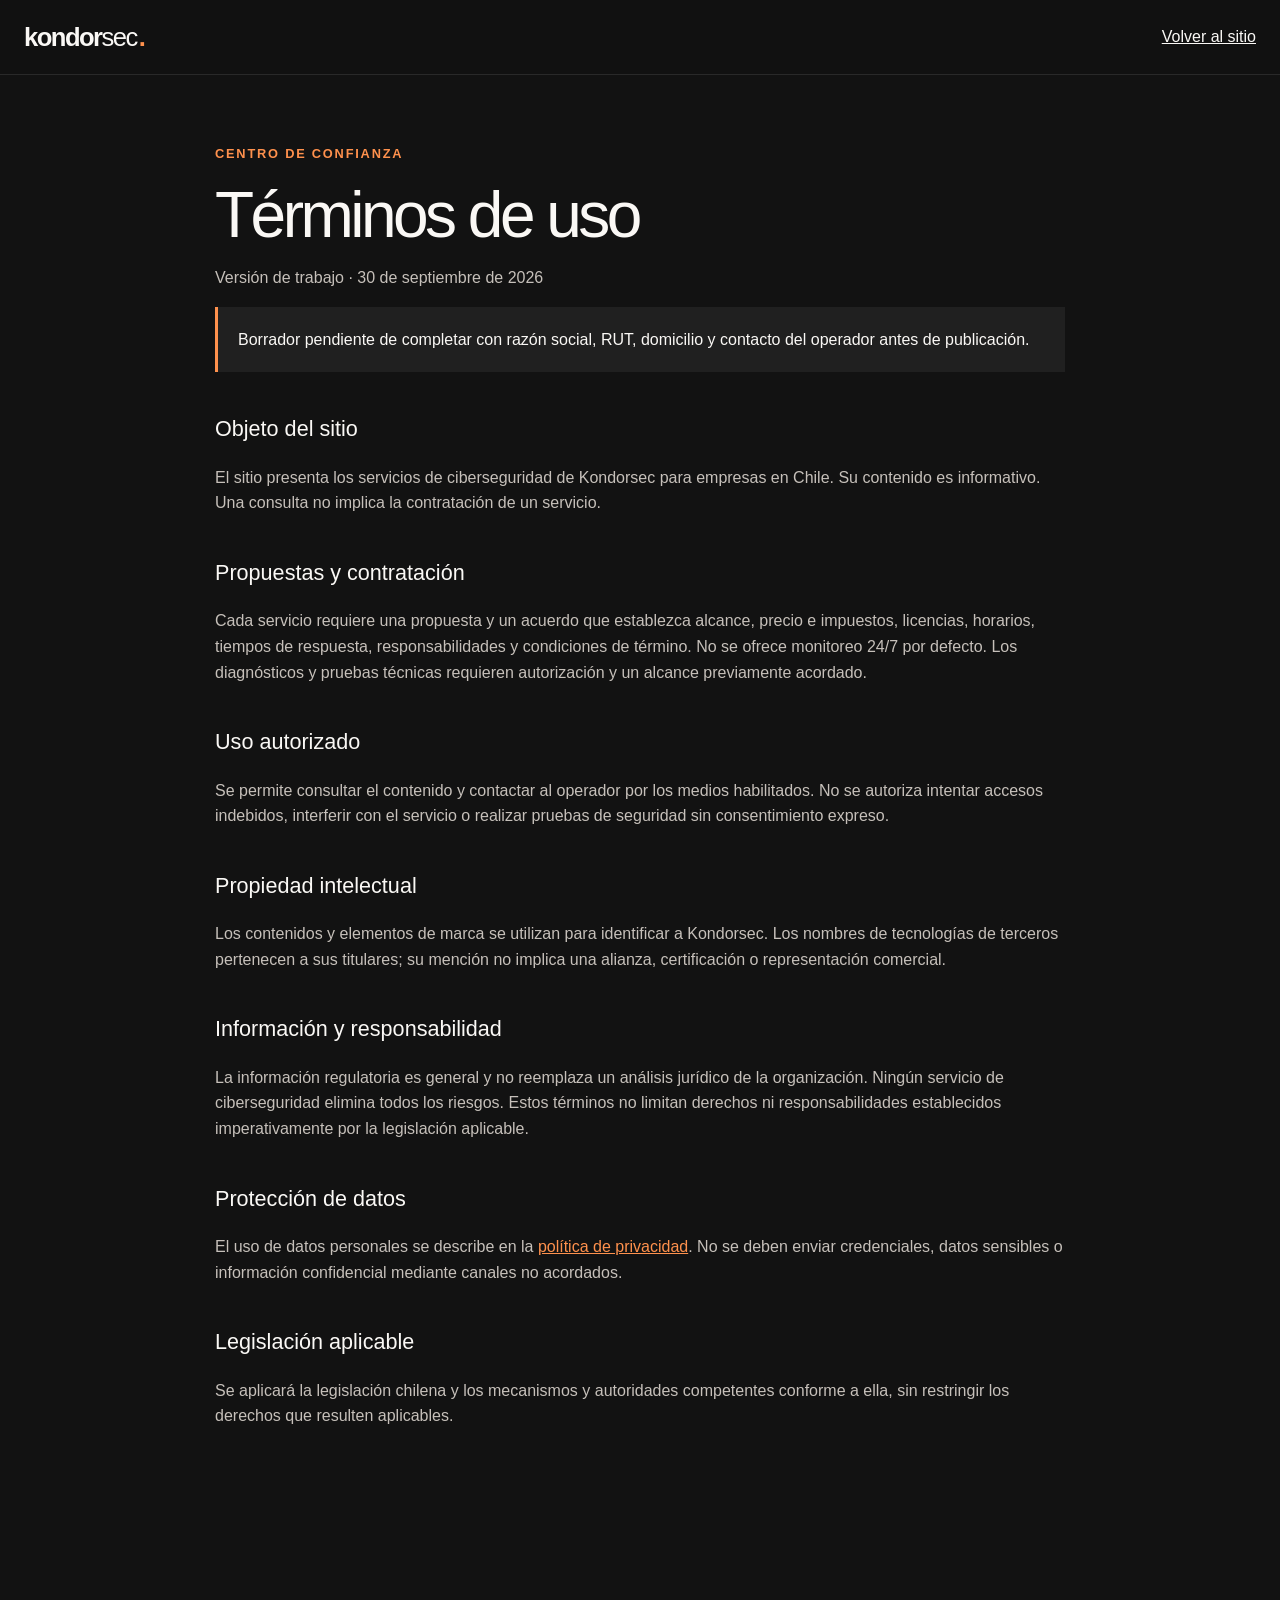
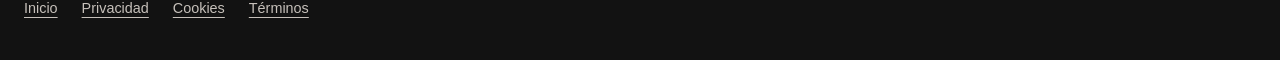
<file: terminos.html>
<!doctype html><html lang="es-CL"><head><meta charset="utf-8"><meta name="viewport" content="width=device-width,initial-scale=1"><meta name="robots" content="noindex"><title>Términos de uso | Kondorsec</title><link rel="stylesheet" href="styles.css"></head><body><a class="skip" href="#contenido">Saltar al contenido</a><header><div class="wrap header-row"><a class="logo" href="index.html">kondor<span>sec</span><i>.</i></a><a href="index.html#confianza">Volver al sitio</a></div></header><main class="wrap legal-main" id="contenido"><div class="eyebrow">CENTRO DE CONFIANZA</div><h1>Términos de uso</h1><p>Versión de trabajo · 30 de septiembre de 2026</p><p class="notice">Borrador pendiente de completar con razón social, RUT, domicilio y contacto del operador antes de publicación.</p><h2>Objeto del sitio</h2><p>El sitio presenta los servicios de ciberseguridad de Kondorsec para empresas en Chile. Su contenido es informativo. Una consulta no implica la contratación de un servicio.</p><h2>Propuestas y contratación</h2><p>Cada servicio requiere una propuesta y un acuerdo que establezca alcance, precio e impuestos, licencias, horarios, tiempos de respuesta, responsabilidades y condiciones de término. No se ofrece monitoreo 24/7 por defecto. Los diagnósticos y pruebas técnicas requieren autorización y un alcance previamente acordado.</p><h2>Uso autorizado</h2><p>Se permite consultar el contenido y contactar al operador por los medios habilitados. No se autoriza intentar accesos indebidos, interferir con el servicio o realizar pruebas de seguridad sin consentimiento expreso.</p><h2>Propiedad intelectual</h2><p>Los contenidos y elementos de marca se utilizan para identificar a Kondorsec. Los nombres de tecnologías de terceros pertenecen a sus titulares; su mención no implica una alianza, certificación o representación comercial.</p><h2>Información y responsabilidad</h2><p>La información regulatoria es general y no reemplaza un análisis jurídico de la organización. Ningún servicio de ciberseguridad elimina todos los riesgos. Estos términos no limitan derechos ni responsabilidades establecidos imperativamente por la legislación aplicable.</p><h2>Protección de datos</h2><p>El uso de datos personales se describe en la <a href="privacidad.html">política de privacidad</a>. No se deben enviar credenciales, datos sensibles o información confidencial mediante canales no acordados.</p><h2>Legislación aplicable</h2><p>Se aplicará la legislación chilena y los mecanismos y autoridades competentes conforme a ella, sin restringir los derechos que resulten aplicables.</p></main><footer><div class="wrap footer-links"><a href="index.html">Inicio</a><a href="privacidad.html">Privacidad</a><a href="cookies.html">Cookies</a><a href="terminos.html">Términos</a></div></footer></body></html>
</file>
<file: styles.css>
:root{
  --bg:#071016; --bg2:#0b151c; --surface:#101d25; --surface2:#13232c;
  --ink:#f3f7f8; --muted:#9aabb4; --line:rgba(255,255,255,.10);
  --accent:#5eead4; --accent2:#22d3ee; --accent-dark:#07332f;
  --danger:#fb7185; --warn:#fbbf24; --ok:#5eead4;
  --radius:18px; --max:1180px;
  --head:'Space Grotesk',system-ui,sans-serif; --body:'DM Sans',system-ui,sans-serif;
}
*{box-sizing:border-box} html{scroll-behavior:smooth} body{margin:0;background:var(--bg);color:var(--ink);font-family:var(--body);line-height:1.6;-webkit-font-smoothing:antialiased}
a{color:inherit} .wrap{width:min(var(--max),calc(100% - 48px));margin:auto}
section{padding:100px 0;border-top:1px solid var(--line)}
header{position:sticky;top:0;z-index:50;background:rgba(7,16,22,.78);backdrop-filter:blur(16px);border-bottom:1px solid var(--line)}
.header-row{height:74px;display:flex;align-items:center;justify-content:space-between;gap:20px}
.logo{font:700 1.45rem var(--head);letter-spacing:-.04em}.logo i{font-style:normal;color:var(--accent)}
nav{display:flex;align-items:center;gap:28px;font-size:.92rem;color:var(--muted)} nav a{text-decoration:none}nav a:hover{color:var(--ink)}
.nav-cta{padding:10px 16px;border:1px solid rgba(94,234,212,.35);background:rgba(94,234,212,.08);color:var(--accent);border-radius:10px;font-weight:700}
.hero{padding:84px 0 92px;position:relative;overflow:hidden;border-top:0}
.hero:before{content:"";position:absolute;inset:-25% -10% auto auto;width:600px;height:600px;background:radial-gradient(circle,rgba(34,211,238,.13),transparent 65%);pointer-events:none}
.hero-grid{display:grid;grid-template-columns:1.08fr .92fr;gap:72px;align-items:center;position:relative}
.eyebrow{display:inline-flex;gap:9px;align-items:center;color:var(--accent);font-size:.78rem;font-weight:700;letter-spacing:.12em;text-transform:uppercase;margin-bottom:18px}
.dot{width:8px;height:8px;border-radius:50%;background:var(--accent);box-shadow:0 0 18px rgba(94,234,212,.65)}
h1{font:600 clamp(3rem,6vw,5.25rem)/.98 var(--head);letter-spacing:-.055em;margin:0;max-width:10.5ch}
.lede{font-size:1.15rem;color:var(--muted);max-width:58ch;margin:26px 0 0}
.actions{display:flex;flex-wrap:wrap;gap:13px;margin-top:32px}.btn{display:inline-flex;align-items:center;justify-content:center;padding:13px 18px;border-radius:11px;text-decoration:none;font-weight:700;border:1px solid transparent}.btn-primary{background:var(--accent);color:#231108}.btn-secondary{border-color:var(--line);background:rgba(255,255,255,.035);color:var(--ink)}.btn-secondary:hover{background:rgba(255,255,255,.07)}
.microproof{display:flex;gap:18px;flex-wrap:wrap;margin-top:22px;font-size:.85rem;color:#7f929d}.microproof span{display:inline-flex;align-items:center;gap:7px}.tick{color:var(--accent)}
.hero-card{background:linear-gradient(145deg,rgba(19,35,44,.92),rgba(10,22,28,.96));border:1px solid var(--line);border-radius:24px;padding:24px;box-shadow:0 30px 80px rgba(0,0,0,.28)}
.card-top{display:flex;justify-content:space-between;align-items:center;padding-bottom:18px;margin-bottom:8px;border-bottom:1px solid var(--line)}.label{font-size:.76rem;color:#7f929d;text-transform:uppercase;letter-spacing:.1em}.live{font-size:.75rem;color:var(--accent);display:flex;gap:7px;align-items:center}.live:before{content:"";width:7px;height:7px;border-radius:50%;background:var(--accent)}
.score{display:flex;align-items:flex-end;gap:12px;margin:22px 0 18px}.score strong{font:600 3.5rem/.9 var(--head);letter-spacing:-.07em}.score span{color:var(--muted);font-size:.86rem;padding-bottom:3px}
.bar{height:8px;background:#1b2a33;border-radius:999px;overflow:hidden}.bar span{display:block;width:72%;height:100%;background:linear-gradient(90deg,var(--accent),var(--accent2));border-radius:inherit}
.audit{margin-top:18px;display:grid;gap:2px}.audit-row{display:flex;justify-content:space-between;align-items:center;padding:13px 0;border-bottom:1px solid var(--line);font-size:.88rem}.audit-row:last-child{border-bottom:0}.audit-row em{font-style:normal;padding:4px 9px;border-radius:999px;font-size:.72rem;font-weight:700}.high{background:rgba(251,113,133,.11);color:#fda4af}.med{background:rgba(251,191,36,.10);color:#fcd34d}.ok{background:rgba(94,234,212,.10);color:var(--accent)}
.trust{border-top:1px solid var(--line);border-bottom:1px solid var(--line);padding:22px 0;color:#78909c}.trust-row{display:flex;align-items:center;justify-content:space-between;gap:25px;flex-wrap:wrap}.trust-kicker{font-size:.78rem;text-transform:uppercase;letter-spacing:.1em}.techs{display:flex;gap:12px;flex-wrap:wrap}.tech{border:1px solid var(--line);border-radius:999px;padding:7px 11px;font-size:.77rem;background:rgba(255,255,255,.025)}
.section-head{max-width:720px}.section-head h2{font:600 clamp(2rem,4vw,3.25rem)/1.05 var(--head);letter-spacing:-.045em;margin:0}.section-head p{color:var(--muted);font-size:1.05rem;margin:16px 0 0}
.services-grid{display:grid;grid-template-columns:repeat(3,1fr);gap:16px;margin-top:46px}.svc{background:var(--surface);border:1px solid var(--line);border-radius:var(--radius);padding:24px;min-height:260px}.svc .num{color:var(--accent);font:600 1rem var(--head)}.svc h3{font:600 1.35rem var(--head);margin:28px 0 9px}.svc p{color:var(--muted);font-size:.92rem}.svc a{display:inline-flex;margin-top:18px;color:var(--accent);font-size:.86rem;font-weight:700;text-decoration:none}
.problem{background:linear-gradient(180deg,var(--bg2),var(--bg));}.problem-grid{display:grid;grid-template-columns:.85fr 1.15fr;gap:70px;align-items:start}.problem-list{display:grid;gap:0;margin-top:4px}.problem-item{padding:22px 0;border-top:1px solid var(--line)}.problem-item:last-child{border-bottom:1px solid var(--line)}.problem-item h3{font:600 1.1rem var(--head);margin:0 0 5px}.problem-item p{color:var(--muted);margin:0;font-size:.93rem}
.pricing-grid{display:grid;grid-template-columns:repeat(3,1fr);gap:16px;margin-top:46px;align-items:stretch}.plan{background:var(--surface);border:1px solid var(--line);border-radius:20px;padding:26px;display:flex;flex-direction:column}.plan.featured{border-color:rgba(94,234,212,.45);box-shadow:0 0 0 1px rgba(94,234,212,.08),0 28px 70px rgba(0,0,0,.20)}.tag{align-self:flex-start;font-size:.7rem;text-transform:uppercase;letter-spacing:.09em;font-weight:700;color:#231108;background:var(--accent);border-radius:999px;padding:5px 9px;margin-bottom:15px}.plan h3{font:600 1.45rem var(--head);margin:0}.price{font:600 1.8rem var(--head);margin:13px 0 4px;letter-spacing:-.03em}.price small{font:400 .78rem var(--body);color:var(--muted)}.plan .desc{color:var(--muted);font-size:.9rem;min-height:68px}.features{list-style:none;margin:18px 0 0;padding:0;display:grid;gap:10px;color:#c7d2d8;font-size:.87rem}.features li{position:relative;padding-left:19px}.features li:before{content:"✓";position:absolute;left:0;color:var(--accent);font-weight:700}.plan .btn{margin-top:24px}.pricing-note{margin-top:18px;color:#7f929d;font-size:.8rem;max-width:78ch}
.process{background:var(--surface)}.steps{display:grid;grid-template-columns:repeat(4,1fr);gap:14px;margin-top:48px}.step{background:rgba(255,255,255,.025);border:1px solid var(--line);border-radius:16px;padding:22px}.step .n{color:var(--accent);font:600 1.3rem var(--head)}.step h3{font:600 1.05rem var(--head);margin:20px 0 7px}.step p{color:var(--muted);font-size:.86rem;margin:0}
.deliverables{display:grid;grid-template-columns:1fr 1fr;gap:18px;margin-top:42px}.deliver{border:1px solid var(--line);background:var(--surface);border-radius:18px;padding:24px}.deliver h3{font:600 1.1rem var(--head);margin:0 0 14px}.deliver p{color:var(--muted);font-size:.9rem;margin:0}.deliver ul{color:#c7d2d8;padding-left:18px;font-size:.86rem;line-height:1.8}
.reg{display:grid;grid-template-columns:.8fr 1.2fr;gap:55px;align-items:start}.reg-card{border:1px solid var(--line);background:var(--surface);border-radius:20px;padding:26px}.reg-card div{display:flex;gap:13px;padding:15px 0;border-bottom:1px solid var(--line)}.reg-card div:last-child{border-bottom:0}.badge{color:var(--accent);font-weight:700}.reg-card p{margin:0;color:var(--muted);font-size:.9rem}.legal-note{font-size:.76rem;color:#6f828d;margin-top:13px}
.cta{background:linear-gradient(135deg,#0b302c 0%,#092127 52%,#071016 100%)}.cta-grid{display:grid;grid-template-columns:1fr .9fr;gap:60px;align-items:start}.cta h2{font:600 clamp(2.3rem,5vw,4rem)/1 var(--head);letter-spacing:-.055em;margin:0;max-width:10ch}.cta p{color:#a9c0c7;max-width:55ch}.form{margin-top:28px;display:grid;gap:12px}.form input,.form textarea,.form select{width:100%;border:1px solid rgba(255,255,255,.14);background:rgba(0,0,0,.18);color:var(--ink);border-radius:10px;padding:12px 13px;font:inherit;font-size:.9rem}.form textarea{resize:vertical}.form button{border:0;cursor:pointer;font:700 .92rem var(--body);padding:13px 18px;border-radius:10px;background:var(--accent);color:#231108;justify-self:start}.direct{border:1px solid rgba(255,255,255,.12);border-radius:18px;padding:24px;background:rgba(0,0,0,.12)}.direct .mini{font-size:.74rem;text-transform:uppercase;letter-spacing:.08em;color:#77939c}.direct a{display:block;margin-top:7px;color:var(--accent);font-weight:700;text-decoration:none}.direct + .direct{margin-top:12px}
footer{padding:32px 0;color:#70848d;font-size:.8rem}.foot{display:flex;justify-content:space-between;gap:20px;flex-wrap:wrap}
@media(max-width:940px){.hero-grid,.problem-grid,.reg,.cta-grid{grid-template-columns:1fr}.hero-grid{gap:44px}.services-grid,.pricing-grid{grid-template-columns:1fr 1fr}.steps{grid-template-columns:1fr 1fr}h1{max-width:12ch}.deliverables{grid-template-columns:1fr}}
@media(max-width:640px){.wrap{width:min(var(--max),calc(100% - 30px))}section{padding:72px 0}.header-row{height:68px}nav a:not(.nav-cta){display:none}.hero{padding:62px 0 72px}.services-grid,.pricing-grid,.steps{grid-template-columns:1fr}.trust-row{align-items:flex-start;flex-direction:column}.hero-card{padding:20px}.score strong{font-size:3rem}.plan .desc{min-height:0}}

/* Kondorsec brand system */
:root{--bg:#121212;--bg2:#191919;--surface:#202020;--surface2:#282828;--ink:#faf8f5;--muted:#c6c0ba;--accent:#ff914d;--accent2:#ff914d;--head:Arial,Helvetica,system-ui,sans-serif;--body:Arial,Helvetica,system-ui,sans-serif;--radius:6px;--max:1240px}
body{font-size:16px}header{background:rgba(18,18,18,.96)}section{scroll-margin-top:90px}h1{max-width:15ch;font-weight:500;line-height:1.04;font-size:clamp(3.1rem,5.5vw,5.4rem);letter-spacing:-.055em}h1 span{color:var(--accent)}h2{font-weight:500!important}.hero{padding:100px 0 95px}.hero:before{display:none}.hero-grid{gap:35px;grid-template-columns:1.15fr 1fr}.lede{max-width:46ch;line-height:1.7}.eyebrow{font-size:.8rem;letter-spacing:.14em}.logo{display:flex;align-items:center;text-decoration:none;font-size:1.6rem;font-weight:700;letter-spacing:-.06em}.logo span:not(.brand-mark){font-weight:400}.brand-mark{border:1px solid var(--accent);color:var(--accent);width:32px;height:32px;display:grid;place-items:center;margin-right:10px;font-size:25px;font-style:italic}.logo i{margin-left:2px}nav{gap:24px}.nav-cta,.btn{border-radius:3px}.nav-cta{color:var(--ink);border-color:#6e625a;background:transparent}.btn{padding:15px 22px}.btn-primary:hover{background:#ffac77}.text-link{padding:15px 8px;text-underline-offset:6px}.hero-note{color:var(--muted);font-size:.85rem;margin-top:32px}.hero-visual{min-height:480px;position:relative;display:grid;place-items:center;background:radial-gradient(ellipse,rgba(255,145,77,.08),transparent 68%);overflow:hidden}.orbit{position:absolute;border:1px solid #58504a;border-radius:50%;width:410px;height:410px}.orbit-two{width:310px;height:310px;border-color:#ac653b}.orbit-three{width:210px;height:210px;border-color:#ff914d}.core{text-align:center}.core span{font-size:.75rem;color:var(--accent);letter-spacing:.16em}.core strong{display:block;font-size:1.65rem;font-weight:400;line-height:1.2;margin-top:14px}.orbit-label{position:absolute;background:var(--bg);padding:10px 14px;color:var(--accent);font-size:.75rem;letter-spacing:.08em;border:1px solid #58504a}.label-one{top:30px;left:35px}.label-two{right:0;top:200px}.label-three{bottom:65px;left:25px}.visual-caption{position:absolute;bottom:0;right:10px;color:var(--muted);font-size:.8rem;line-height:1.5}.trust{background:#0b0b0b;padding:26px 0}.tech{border:0;border-radius:0;background:transparent;color:#d9d2cb;font-size:.9rem}.svc{border-radius:4px;background:transparent;padding:28px;min-height:285px;transition:background .2s}.svc:hover{background:var(--surface)}.svc p,.problem-item p,.plan .desc,.features,.step p,.deliver p,.deliver ul,.reg-card p{font-size:1rem}.svc a{font-size:.9rem}.svc h3{margin-top:42px}.section-head p{line-height:1.7}.about{background:#f2efea;color:#191919}.about .eyebrow{color:#9a430c}.about p{color:#55504c}.about-lede{font-size:1.45rem;line-height:1.5;margin-top:0}.principles{display:grid;gap:12px;margin-top:30px}.principles span{border-top:1px solid #d8d1c9;padding-top:12px}.problem{background:var(--bg)}.plan,.step,.deliver,.reg-card,.direct{border-radius:5px}.price{font-size:1.3rem;color:var(--accent)}.tag{border-radius:2px;font-size:.8rem}.pricing-note,.legal-note{font-size:.9rem;color:var(--muted)}.step{background:transparent}.cta{background:#201a17}.cta h2{max-width:14ch}.form{gap:8px}.form label{font-size:.9rem;margin-top:12px}.form label span{color:var(--muted)}.form input,.form textarea,.form select{font-size:1rem;border-radius:3px;background:#151210}.form select option{background:#151210}.form .consent{display:flex;align-items:flex-start;gap:12px;line-height:1.55}.consent input{width:20px;height:20px;flex:0 0 20px;accent-color:var(--accent)}.form-note{font-size:.85rem;color:var(--muted);margin:6px 0 12px}.form button{border-radius:3px;margin-top:16px}.form button:disabled{background:#6e625a;color:white;cursor:not-allowed}.direct .mini{font-size:.85rem;color:var(--muted)}footer{font-size:.9rem;color:var(--muted);padding:40px 0}.footer-links{display:flex;gap:24px;flex-wrap:wrap;margin-top:22px}.footer-links a{text-underline-offset:4px}.menu-toggle{display:none}a:focus-visible,button:focus-visible,input:focus-visible,select:focus-visible,textarea:focus-visible{outline:3px solid var(--accent);outline-offset:5px}.skip{position:fixed;top:-100px;left:20px;background:var(--accent);color:#121212;padding:12px;z-index:100}.skip:focus{top:10px}.legal-main{max-width:850px;padding:65px 0 90px}.legal-main h1{font-size:clamp(2.5rem,5vw,4rem);max-width:none}.legal-main h2{font-size:1.35rem;margin-top:40px}.legal-main p,.legal-main li{color:var(--muted)}.legal-main .notice{border-left:3px solid var(--accent);background:var(--surface);padding:20px;color:var(--ink)}.legal-main a{color:var(--accent)}
@media(max-width:1000px){nav{gap:16px;font-size:.85rem}.hero-grid{grid-template-columns:1fr 1fr}.orbit-one{width:340px;height:340px}.orbit-two{width:270px;height:270px}.hero-visual{min-height:430px}.label-one{left:0}}
@media(max-width:800px){.hero-grid{grid-template-columns:1fr}.hero{padding:60px 0}.hero-visual{min-height:420px;max-width:500px;width:100%;margin:auto}.menu-toggle{display:block;background:transparent;border:1px solid #6e625a;color:var(--ink);padding:10px;font:inherit}nav{display:none;position:absolute;top:74px;left:0;right:0;background:var(--bg);padding:24px;flex-direction:column;align-items:stretch;border-bottom:1px solid #6e625a}nav.open{display:flex}nav a:not(.nav-cta){display:block}.problem-grid,.reg,.cta-grid{gap:35px}.services-grid,.pricing-grid{grid-template-columns:1fr}.hero h1{max-width:15ch}.techs{gap:8px}.tech{padding-left:0;padding-right:16px}}
@media(max-width:640px){nav{top:68px}.hero-visual{min-height:380px}.orbit-one{width:320px;height:320px}.orbit-two{width:255px;height:255px}.orbit-three{width:185px;height:185px}.label-one{top:18px}.label-two{top:145px}.label-three{bottom:52px}.core strong{font-size:1.4rem}.visual-caption{font-size:.75rem}.section-head h2{font-size:2.25rem}.footer-links{flex-direction:column;gap:12px}.wrap{width:calc(100% - 36px)}}
@media(prefers-reduced-motion:reduce){html{scroll-behavior:auto}*{transition:none!important}}

.direct a{overflow-wrap:anywhere}.techs{max-width:100%}.legal-main .eyebrow{color:var(--accent)}
</file>
